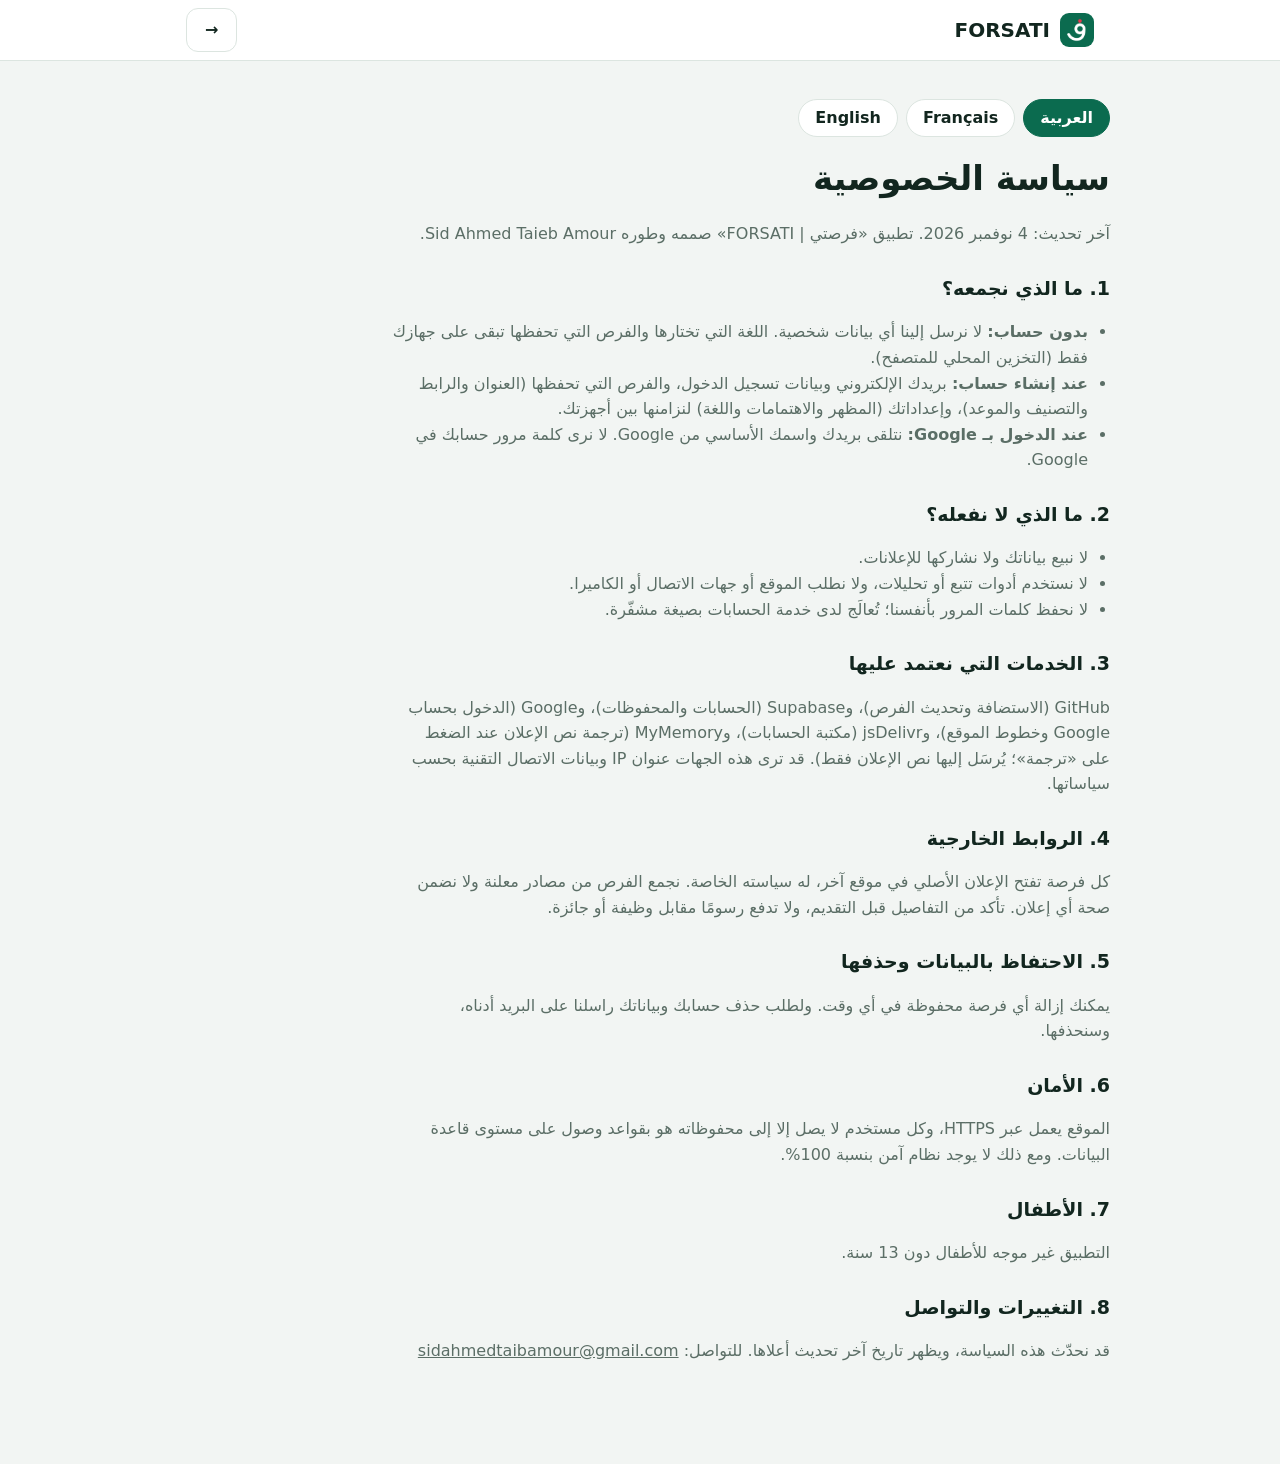
<file: privacy.html>
<!doctype html>
<html lang="ar" dir="rtl">
<head>
<meta charset="utf-8">
<meta name="viewport" content="width=device-width, initial-scale=1, viewport-fit=cover">
<title>سياسة الخصوصية | FORSATI</title>
<meta name="theme-color" content="#0B6B4F">
<meta http-equiv="Content-Security-Policy" content="default-src 'self'; script-src 'self'; style-src 'self' 'unsafe-inline' https://fonts.googleapis.com; font-src https://fonts.gstatic.com; img-src 'self' data:; base-uri 'self'; object-src 'none'; form-action 'none'">
<meta name="referrer" content="strict-origin-when-cross-origin">
<link rel="icon" href="icon.svg" type="image/svg+xml">
<link rel="stylesheet" href="https://fonts.googleapis.com/css2?family=IBM+Plex+Sans+Arabic:wght@400;500;600;700&display=swap">
<link rel="stylesheet" href="style.css">
<script defer src="privacy.js"></script>
</head>
<body style="padding-bottom:24px">
<header class="top"><div class="wrap">
  <a class="logo" href="./"><img src="icon-192.png" alt="" width="34" height="34"><span>FORSATI</span></a>
  <a class="btn" href="./" id="back">←</a>
</div></header>
<main class="wrap doc">
  <div class="langs" role="group" aria-label="Language">
    <button type="button" data-l="ar">العربية</button>
    <button type="button" data-l="fr">Français</button>
    <button type="button" data-l="en">English</button>
  </div>

  <article lang="ar" dir="rtl" data-l="ar">
    <h1>سياسة الخصوصية</h1>
    <p>آخر تحديث: 4 نوفمبر 2026. تطبيق «فرصتي | FORSATI» صممه وطوره Sid Ahmed Taieb Amour.</p>
    <h2>1. ما الذي نجمعه؟</h2>
    <ul>
      <li><b>بدون حساب:</b> لا نرسل إلينا أي بيانات شخصية. اللغة التي تختارها والفرص التي تحفظها تبقى على جهازك فقط (التخزين المحلي للمتصفح).</li>
      <li><b>عند إنشاء حساب:</b> بريدك الإلكتروني وبيانات تسجيل الدخول، والفرص التي تحفظها (العنوان والرابط والتصنيف والموعد)، وإعداداتك (المظهر والاهتمامات واللغة) لنزامنها بين أجهزتك.</li>
      <li><b>عند الدخول بـ Google:</b> نتلقى بريدك واسمك الأساسي من Google. لا نرى كلمة مرور حسابك في Google.</li>
    </ul>
    <h2>2. ما الذي لا نفعله؟</h2>
    <ul>
      <li>لا نبيع بياناتك ولا نشاركها للإعلانات.</li>
      <li>لا نستخدم أدوات تتبع أو تحليلات، ولا نطلب الموقع أو جهات الاتصال أو الكاميرا.</li>
      <li>لا نحفظ كلمات المرور بأنفسنا؛ تُعالَج لدى خدمة الحسابات بصيغة مشفّرة.</li>
    </ul>
    <h2>3. الخدمات التي نعتمد عليها</h2>
    <p>GitHub (الاستضافة وتحديث الفرص)، وSupabase (الحسابات والمحفوظات)، وGoogle (الدخول بحساب Google وخطوط الموقع)، وjsDelivr (مكتبة الحسابات)، وMyMemory (ترجمة نص الإعلان عند الضغط على «ترجمة»؛ يُرسَل إليها نص الإعلان فقط). قد ترى هذه الجهات عنوان IP وبيانات الاتصال التقنية بحسب سياساتها.</p>
    <h2>4. الروابط الخارجية</h2>
    <p>كل فرصة تفتح الإعلان الأصلي في موقع آخر، له سياسته الخاصة. نجمع الفرص من مصادر معلنة ولا نضمن صحة أي إعلان. تأكد من التفاصيل قبل التقديم، ولا تدفع رسومًا مقابل وظيفة أو جائزة.</p>
    <h2>5. الاحتفاظ بالبيانات وحذفها</h2>
    <p>يمكنك إزالة أي فرصة محفوظة في أي وقت. ولطلب حذف حسابك وبياناتك راسلنا على البريد أدناه، وسنحذفها.</p>
    <h2>6. الأمان</h2>
    <p>الموقع يعمل عبر HTTPS، وكل مستخدم لا يصل إلا إلى محفوظاته هو بقواعد وصول على مستوى قاعدة البيانات. ومع ذلك لا يوجد نظام آمن بنسبة 100%.</p>
    <h2>7. الأطفال</h2>
    <p>التطبيق غير موجه للأطفال دون 13 سنة.</p>
    <h2>8. التغييرات والتواصل</h2>
    <p>قد نحدّث هذه السياسة، ويظهر تاريخ آخر تحديث أعلاها. للتواصل: <a href="mailto:sidahmedtaibamour@gmail.com" dir="ltr">sidahmedtaibamour@gmail.com</a></p>
  </article>

  <article lang="fr" dir="ltr" data-l="fr" hidden>
    <h1>Politique de confidentialité</h1>
    <p>Dernière mise à jour : 4 novembre 2026. L'application « FORSATI » a été conçue et développée par Sid Ahmed Taieb Amour.</p>
    <h2>1. Données collectées</h2>
    <ul>
      <li><b>Sans compte :</b> aucune donnée personnelle ne nous est envoyée. Votre langue et vos offres enregistrées restent sur votre appareil (stockage local du navigateur).</li>
      <li><b>Avec un compte :</b> votre e-mail, vos données de connexion les offres enregistrées (titre, lien, catégorie, date limite) et vos réglages (apparence, centres d'intérêt, langue) pour les synchroniser entre vos appareils.</li>
      <li><b>Connexion Google :</b> nous recevons votre e-mail et votre nom de base. Nous ne voyons jamais votre mot de passe Google.</li>
    </ul>
    <h2>2. Ce que nous ne faisons pas</h2>
    <ul>
      <li>Nous ne vendons pas vos données et ne les utilisons pas pour la publicité.</li>
      <li>Aucun outil de suivi ou d'analyse ; aucun accès à la position, aux contacts ou à la caméra.</li>
      <li>Nous ne stockons pas les mots de passe nous-mêmes ; ils sont traités sous forme chiffrée par le service d'authentification.</li>
    </ul>
    <h2>3. Services utilisés</h2>
    <p>GitHub (hébergement et mise à jour des offres), Supabase (comptes et offres enregistrées), Google (connexion Google et polices), jsDelivr (bibliothèque d'authentification), MyMemory (traduction du texte d'une offre quand vous touchez « Traduire » ; seul le texte de l'offre est envoyé). Ces services peuvent voir votre adresse IP selon leurs propres politiques.</p>
    <h2>4. Liens externes</h2>
    <p>Chaque offre ouvre l'annonce d'origine sur un autre site, avec sa propre politique. Nous collectons depuis des sources publiques sans garantir l'exactitude des annonces. Vérifiez les détails avant de postuler et ne payez jamais de frais pour un emploi ou un prix.</p>
    <h2>5. Conservation et suppression</h2>
    <p>Vous pouvez retirer une offre enregistrée à tout moment. Pour supprimer votre compte et vos données, écrivez-nous à l'adresse ci-dessous.</p>
    <h2>6. Sécurité</h2>
    <p>Le site fonctionne en HTTPS et chaque utilisateur n'accède qu'à ses propres offres grâce à des règles d'accès au niveau de la base de données. Aucun système n'est sûr à 100 %.</p>
    <h2>7. Enfants</h2>
    <p>L'application ne s'adresse pas aux enfants de moins de 13 ans.</p>
    <h2>8. Modifications et contact</h2>
    <p>Cette politique peut être mise à jour ; la date figure en haut. Contact : <a href="mailto:sidahmedtaibamour@gmail.com">sidahmedtaibamour@gmail.com</a></p>
  </article>

  <article lang="en" dir="ltr" data-l="en" hidden>
    <h1>Privacy policy</h1>
    <p>Last updated: November 4, 2026. “FORSATI” was designed and developed by Sid Ahmed Taieb Amour.</p>
    <h2>1. What we collect</h2>
    <ul>
      <li><b>Without an account:</b> no personal data is sent to us. Your language and saved listings stay on your device (browser local storage).</li>
      <li><b>With an account:</b> your email, sign-in data, the listings you save (title, link, category, deadline) and your settings (appearance, interests, language) so we can sync them across your devices.</li>
      <li><b>Google sign-in:</b> we receive your email and basic name. We never see your Google password.</li>
    </ul>
    <h2>2. What we don't do</h2>
    <ul>
      <li>We don't sell your data or use it for advertising.</li>
      <li>No tracking or analytics tools; no access to location, contacts or camera.</li>
      <li>We don't store passwords ourselves; they are handled in hashed form by the authentication service.</li>
    </ul>
    <h2>3. Services we rely on</h2>
    <p>GitHub (hosting and listing updates), Supabase (accounts and saved listings), Google (Google sign-in and fonts), jsDelivr (authentication library), MyMemory (translating a listing's text when you tap “Translate”; only the listing text is sent). These providers may see your IP address under their own policies.</p>
    <h2>4. External links</h2>
    <p>Each listing opens the original announcement on another site with its own policy. We collect from public sources and do not guarantee any announcement is accurate. Check the details before applying, and never pay a fee for a job or a prize.</p>
    <h2>5. Retention and deletion</h2>
    <p>You can remove any saved listing at any time. To delete your account and data, email us at the address below.</p>
    <h2>6. Security</h2>
    <p>The site runs over HTTPS and each user can only reach their own saved listings through database-level access rules. No system is 100% secure.</p>
    <h2>7. Children</h2>
    <p>The app is not directed at children under 13.</p>
    <h2>8. Changes and contact</h2>
    <p>We may update this policy; the date is shown at the top. Contact: <a href="mailto:sidahmedtaibamour@gmail.com">sidahmedtaibamour@gmail.com</a></p>
  </article>
</main>
</body>
</html>
</file>
<file: style.css>
:root {
  --bg: #f2f5f3; --surface: #ffffff; --ink: #12261f; --muted: #5b6e66; --line: #dce5e0;
  --brand: #0b6b4f; --brand-ink: #ffffff; --brand-soft: #e1f0ea;
  --urgent: #c8102e; --urgent-soft: #fde8ec; --soon: #8a5a00; --soon-soft: #fff1d6; --ok: #0b6b4f; --ok-soft: #e1f0ea;
  --cat-jobs: #1d5fd1; --cat-education: #7a3fc0; --cat-scholarships: #0b7a75;
  --cat-competitions: #c2410c; --cat-training: #a3318b; --cat-tools: #4b5563;
  --radius: 14px; --font: "IBM Plex Sans Arabic", "Segoe UI", Tahoma, system-ui, -apple-system, sans-serif;
}
@media (prefers-color-scheme: dark) {
  :root:not([data-theme="light"]) {
    --bg: #0c1512; --surface: #14211c; --ink: #e8f1ed; --muted: #9bb0a7; --line: #243630;
    --brand: #3fb98d; --brand-ink: #062018; --brand-soft: #173329;
    --urgent: #ff6b81; --urgent-soft: #3a1620; --soon: #f2c46d; --soon-soft: #3a2d10; --ok: #3fb98d; --ok-soft: #173329;
    --cat-jobs: #6fa0f5; --cat-education: #b58cf0; --cat-scholarships: #4cc7c0;
    --cat-competitions: #f59a6a; --cat-training: #e384cf; --cat-tools: #a9b4c2;
  }
}
:root[data-theme="dark"] {
  --bg: #0c1512; --surface: #14211c; --ink: #e8f1ed; --muted: #9bb0a7; --line: #243630;
  --brand: #3fb98d; --brand-ink: #062018; --brand-soft: #173329;
  --urgent: #ff6b81; --urgent-soft: #3a1620; --soon: #f2c46d; --soon-soft: #3a2d10; --ok: #3fb98d; --ok-soft: #173329;
  --cat-jobs: #6fa0f5; --cat-education: #b58cf0; --cat-scholarships: #4cc7c0;
  --cat-competitions: #f59a6a; --cat-training: #e384cf; --cat-tools: #a9b4c2;
}
:root { color-scheme: light dark; }
:root[data-theme="light"] { color-scheme: light; }
:root[data-theme="dark"] { color-scheme: dark; }
html[data-fs="s"] { font-size: 0.9062rem; }
html[data-fs="l"] { font-size: 1.125rem; }
* { box-sizing: border-box; }
html { -webkit-text-size-adjust: 100%; }
body { margin: 0; background: var(--bg); color: var(--ink); font-family: var(--font); font-size: 1.0rem; line-height: 1.6; padding-bottom: calc(76px + env(safe-area-inset-bottom)); }
button, input, select { font: inherit; color: inherit; }
button { cursor: pointer; }
a { color: inherit; }
:focus-visible { outline: 3px solid var(--brand); outline-offset: 2px; }
.wrap { max-width: 940px; margin: 0 auto; padding: 0 16px; }
.sr { position: absolute; width: 1px; height: 1px; overflow: hidden; clip: rect(0 0 0 0); white-space: nowrap; }
svg { display: block; }

/* header */
.top { position: sticky; top: 0; z-index: 20; background: var(--surface); border-bottom: 1px solid var(--line); padding-top: env(safe-area-inset-top); }
.top .wrap { display: flex; align-items: center; gap: 10px; height: 60px; }
.logo { display: flex; align-items: center; gap: 10px; font-weight: 700; font-size: 1.25rem; margin-inline-end: auto; text-decoration: none; }
.logo img { width: 34px; height: 34px; border-radius: 9px; }
.lang { border: 1px solid var(--line); background: var(--surface); border-radius: 10px; height: 40px; padding: 0 8px; }
.icon-btn { width: 44px; height: 44px; border-radius: 12px; border: 1px solid var(--line); background: var(--surface); display: grid; place-items: center; }
.icon-btn svg { width: 22px; height: 22px; }
.icon-btn[aria-pressed="true"] { background: var(--brand-soft); border-color: var(--brand); color: var(--brand); }
.icon-btn[aria-pressed="true"] svg path { fill: currentColor; }
.acct { display: flex; align-items: center; gap: 8px; height: 44px; padding: 0 14px; border-radius: 12px; border: 1px solid var(--line); background: var(--surface); font-weight: 600; }
.acct svg { width: 20px; height: 20px; }
.acct.in { background: var(--brand-soft); border-color: var(--brand); color: var(--brand); }
.desk-nav { display: none; gap: 4px; }
.desk-nav button { border: 0; background: none; padding: 8px 14px; border-radius: 10px; font-weight: 600; color: var(--muted); }
.desk-nav button[aria-current="page"] { background: var(--brand-soft); color: var(--brand); }

/* intro */
.intro { padding: 26px 0 8px; }
.intro h1 { margin: 0 0 8px; font-size: clamp(26px, 6vw, 38px); line-height: 1.25; letter-spacing: -0.01em; font-weight: 700; }
.intro p { margin: 0; color: var(--muted); max-width: 60ch; }

/* toolbar */
.tools { display: grid; gap: 10px; padding: 16px 0 6px; }
.search { position: relative; }
.search svg { position: absolute; inset-inline-start: 14px; top: 50%; translate: 0 -50%; width: 20px; height: 20px; color: var(--muted); pointer-events: none; }
.search input { width: 100%; height: 50px; border-radius: 14px; border: 1px solid var(--line); background: var(--surface); padding-inline: 44px 14px; }
.search input::placeholder { color: var(--muted); }
.row { display: flex; gap: 10px; }
.row select { flex: 1; height: 44px; border-radius: 12px; border: 1px solid var(--line); background: var(--surface); padding: 0 6px; min-width: 0; font-size: 0.875rem; }
.chips { display: flex; gap: 8px; overflow-x: auto; padding: 8px 0 10px; scrollbar-width: none; margin-inline: -16px; padding-inline: 16px; }
.chips::-webkit-scrollbar { display: none; }
.chip { flex: none; display: flex; align-items: center; gap: 8px; height: 40px; padding: 0 14px; border-radius: 999px; border: 1px solid var(--line); background: var(--surface); font-weight: 600; white-space: nowrap; }
.chip i { width: 9px; height: 9px; border-radius: 50%; background: var(--c, var(--muted)); }
.chip small { color: var(--muted); font-weight: 500; }
.chip[aria-pressed="true"] { background: var(--brand); border-color: var(--brand); color: var(--brand-ink); }
.chip[aria-pressed="true"] small { color: inherit; opacity: 0.85; }
.chip[aria-pressed="true"] i { background: var(--brand-ink); }
.count { color: var(--muted); font-size: 0.875rem; padding: 4px 2px 10px; }

/* cards */
.list { display: grid; gap: 12px; }
@media (min-width: 760px) { .list { grid-template-columns: 1fr 1fr; } }
.card { background: var(--surface); border: 1px solid var(--line); border-inline-start: 5px solid var(--c); border-radius: var(--radius); padding: 14px 16px; display: flex; flex-direction: column; gap: 8px; }
.meta { display: flex; align-items: center; gap: 8px; font-size: 0.8125rem; color: var(--muted); }
.meta .cat { color: var(--c); font-weight: 700; }
.card h3 { margin: 0; font-size: 1.125rem; line-height: 1.4; font-weight: 600; overflow-wrap: anywhere; }
.sum { margin: 0; color: var(--muted); font-size: 0.9375rem; display: -webkit-box; -webkit-line-clamp: 3; -webkit-box-orient: vertical; overflow: hidden; overflow-wrap: anywhere; }
.when { display: flex; flex-wrap: wrap; align-items: center; gap: 8px; font-size: 0.8125rem; color: var(--muted); }
.pill { padding: 3px 10px; border-radius: 999px; font-weight: 700; font-size: 0.8125rem; }
.pill.urgent { background: var(--urgent-soft); color: var(--urgent); }
.pill.soon { background: var(--soon-soft); color: var(--soon); }
.pill.ok { background: var(--ok-soft); color: var(--ok); }
.pill.none { background: var(--bg); color: var(--muted); font-weight: 500; }
.pill.gone { background: var(--bg); color: var(--muted); text-decoration: line-through; }
.actions { display: flex; gap: 8px; margin-top: 4px; }
.btn { display: inline-flex; align-items: center; justify-content: center; gap: 8px; height: 44px; padding: 0 18px; border-radius: 12px; border: 1px solid var(--line); background: var(--surface); font-weight: 600; text-decoration: none; }
.btn.primary { background: var(--brand); border-color: var(--brand); color: var(--brand-ink); flex: 1; }
.btn svg { width: 18px; height: 18px; }
.btn:disabled { opacity: 0.6; cursor: wait; }

.empty { grid-column: 1 / -1; text-align: center; padding: 44px 20px; background: var(--surface); border: 1px dashed var(--line); border-radius: var(--radius); color: var(--muted); }
.empty strong { display: block; color: var(--ink); font-size: 1.125rem; margin-bottom: 6px; }
.skeleton { height: 190px; border-radius: var(--radius); background: linear-gradient(90deg, var(--line), var(--surface), var(--line)); background-size: 200% 100%; animation: sk 1.4s linear infinite; }
@keyframes sk { to { background-position: -200% 0; } }
.foot { padding: 28px 0 12px; color: var(--muted); font-size: 0.8125rem; text-align: center; }

/* bottom nav (mobile) */
.bnav { position: fixed; inset-inline: 0; bottom: 0; z-index: 20; background: var(--surface); border-top: 1px solid var(--line); display: grid; grid-template-columns: repeat(5, 1fr); padding-bottom: env(safe-area-inset-bottom); }
.bnav button { border: 0; background: none; height: 64px; display: grid; place-items: center; align-content: center; gap: 2px; color: var(--muted); font-size: 0.75rem; font-weight: 600; }
.bnav svg { width: 24px; height: 24px; }
.bnav button[aria-current="page"] { color: var(--brand); }
@media (min-width: 760px) {
  .bnav { display: none; }
  body { padding-bottom: 24px; }
  .desk-nav { display: flex; }
}

/* dialog */
dialog { border: 0; padding: 0; background: transparent; color: var(--ink); max-width: 100vw; max-height: 100dvh; }
dialog::backdrop { background: rgb(8 20 15 / 0.55); }
dialog[open] { margin: auto; }
.sheet { position: relative; width: min(440px, 100vw - 24px); background: var(--surface); border: 1px solid var(--line); border-radius: 20px; padding: 24px 20px 20px; max-height: calc(100dvh - 24px); overflow: auto; }
@media (max-width: 759px) {
  dialog[open] { margin: auto 0 0; width: 100vw; }
  .sheet { width: 100vw; border-radius: 22px 22px 0 0; border-bottom: 0; padding-bottom: calc(20px + env(safe-area-inset-bottom)); }
}
.sheet h2 { margin: 0 0 4px; font-size: 1.375rem; padding-inline-end: 44px; }
.sheet .lead { margin: 0 0 16px; color: var(--muted); font-size: 0.9375rem; }
.close { position: absolute; inset-inline-end: 12px; top: 12px; width: 40px; height: 40px; }
.sheet form { display: grid; gap: 12px; }
.sheet label { display: grid; gap: 6px; font-weight: 600; font-size: 0.875rem; }
.sheet input { height: 48px; border-radius: 12px; border: 1px solid var(--line); background: var(--bg); padding: 0 14px; font-weight: 400; }
.sheet .btn { width: 100%; }
.sheet .google { margin-bottom: 4px; }
.or { display: flex; align-items: center; gap: 10px; color: var(--muted); font-size: 0.8125rem; margin: 12px 0; }
.or::before, .or::after { content: ""; flex: 1; height: 1px; background: var(--line); }
.links { display: flex; justify-content: space-between; gap: 8px; margin-top: 10px; }
.link { border: 0; background: none; color: var(--brand); font-weight: 600; padding: 8px 2px; min-height: 40px; }
.msg { min-height: 22px; margin: 10px 0 0; font-size: 0.875rem; }
.msg.err { color: var(--urgent); }
.msg.good { color: var(--ok); }
.ids { display: flex; flex-wrap: wrap; gap: 8px; margin: 0 0 14px; padding: 0; list-style: none; }
.ids li { padding: 6px 12px; border-radius: 999px; background: var(--brand-soft); color: var(--brand); font-weight: 600; font-size: 0.875rem; }
.acc-email { font-weight: 700; overflow-wrap: anywhere; margin: 0 0 12px; }
.stack { display: grid; gap: 10px; }
[hidden] { display: none !important; }
.toast { position: fixed; inset-inline: 16px; bottom: calc(84px + env(safe-area-inset-bottom)); margin-inline: auto; width: fit-content; max-width: calc(100vw - 32px); background: var(--ink); color: var(--bg); padding: 10px 18px; border-radius: 12px; z-index: 50; font-size: 0.9375rem; }
@media (min-width: 760px) { .toast { bottom: 24px; } }
@media (prefers-reduced-motion: reduce) { .skeleton { animation: none; } }

.cost { padding: 1px 9px; border-radius: 999px; font-size: 0.75rem; font-weight: 700; }
.cost.free { background: var(--ok-soft); color: var(--ok); }
.cost.paid { background: var(--bg); color: var(--muted); border: 1px solid var(--line); }

/* suggestions */
.suggest { display: flex; gap: 8px; overflow-x: auto; scrollbar-width: none; margin-inline: -16px; padding-inline: 16px; }
.suggest::-webkit-scrollbar { display: none; }
.suggest button { flex: none; height: 34px; padding: 0 14px; border-radius: 999px; border: 1px dashed var(--line); background: none; color: var(--muted); font-size: 0.875rem; }
/* about */
.about { padding: 24px 0 8px; }
.about h2 { margin: 0 0 10px; font-size: clamp(26px, 6vw, 34px); line-height: 1.25; }
.about h3 { margin: 26px 0 10px; font-size: 1.1875rem; }
.about p { margin: 0 0 10px; color: var(--muted); max-width: 66ch; }
.feats { display: grid; gap: 10px; grid-template-columns: 1fr 1fr; }
@media (min-width: 760px) { .feats { grid-template-columns: repeat(3, 1fr); } }
.feat { text-align: start; display: grid; gap: 4px; align-content: start; padding: 14px; border-radius: var(--radius); border: 1px solid var(--line); border-top: 4px solid var(--c); background: var(--surface); }
.feat b { color: var(--c); }
.feat span { color: var(--muted); font-size: 0.875rem; line-height: 1.5; }
.checks { list-style: none; margin: 0; padding: 0; display: grid; gap: 8px; }
.checks li { position: relative; padding-inline-start: 28px; }
.checks li::before { content: ""; position: absolute; inset-inline-start: 0; top: 6px; width: 16px; height: 16px; border-radius: 50%; background: var(--brand-soft) url("data:image/svg+xml,%3Csvg xmlns='http://www.w3.org/2000/svg' viewBox='0 0 16 16'%3E%3Cpath d='m4.5 8.2 2.3 2.3 4.7-4.9' fill='none' stroke='%230b6b4f' stroke-width='1.8' stroke-linecap='round' stroke-linejoin='round'/%3E%3C/svg%3E") center / 14px no-repeat; }
.vision { margin-top: 26px; padding: 18px; border-radius: var(--radius); background: var(--brand-soft); }
.vision h3 { margin-top: 0; color: var(--brand); }
.vision p { color: var(--ink); margin: 0; }
.tagline { margin: 26px 0 6px; text-align: center; font-weight: 700; font-size: 1.25rem; color: var(--brand) !important; }
.dev { text-align: center; font-size: 0.875rem; }
.dev strong { color: var(--ink); }
.fine { margin: 6px 0 0; color: var(--muted); font-size: 0.8125rem; }
.fine a, .foot a { color: var(--brand); font-weight: 600; }
/* splash */
#splash { position: fixed; inset: 0; z-index: 100; background: var(--bg); display: grid; place-items: center; transition: opacity 0.45s ease; }
#splash.out { opacity: 0; pointer-events: none; }
#splash img { width: 104px; height: 104px; border-radius: 26px; box-shadow: 0 10px 30px rgb(11 107 79 / 0.25); animation: pop 0.8s ease-out both; }
#splash .by { position: absolute; inset-inline: 0; bottom: calc(36px + env(safe-area-inset-bottom)); text-align: center; display: grid; gap: 2px; color: var(--muted); font-size: 0.875rem; }
#splash .by strong { color: var(--ink); font-size: 1.0625rem; letter-spacing: 0.01em; direction: ltr; }
@keyframes pop { from { opacity: 0; transform: scale(0.82); } to { opacity: 1; transform: none; } }
@media (prefers-reduced-motion: reduce) { #splash img { animation: none; } #splash { transition: none; } }
/* privacy page */
.doc { padding: 24px 0 60px; }
.doc h1 { font-size: clamp(26px, 6vw, 34px); margin: 8px 0; }
.doc h2 { font-size: 1.1875rem; margin: 26px 0 6px; }
.doc p, .doc li { color: var(--muted); max-width: 70ch; }
.doc ul { padding-inline-start: 22px; }
.doc .langs { display: flex; gap: 8px; margin: 14px 0; }
.doc .langs button { height: 38px; padding: 0 16px; border-radius: 999px; border: 1px solid var(--line); background: var(--surface); font-weight: 600; }
.doc .langs button[aria-pressed="true"] { background: var(--brand); border-color: var(--brand); color: var(--brand-ink); }

/* gear + header on phones */
@media (max-width: 480px) { .acct span { display: none; } .acct { padding: 0; width: 44px; justify-content: center; } }
/* settings */
.grp { margin: 0 0 18px; }
.grp h3 { margin: 0 0 8px; font-size: 1rem; }
.hint { margin: -4px 0 8px; color: var(--muted); font-size: 0.875rem; }
.seg { display: grid; grid-auto-flow: column; grid-auto-columns: 1fr; gap: 6px; padding: 4px; background: var(--bg); border-radius: 14px; border: 1px solid var(--line); }
.seg button { height: 40px; border: 0; border-radius: 10px; background: none; font-weight: 600; color: var(--muted); }
.seg button[aria-pressed="true"] { background: var(--brand); color: var(--brand-ink); }
.pick { display: flex; flex-wrap: wrap; gap: 8px; }
.pick button { height: 40px; padding: 0 14px; border-radius: 999px; border: 1px solid var(--line); background: var(--surface); font-weight: 600; display: flex; align-items: center; gap: 8px; }
.pick button i { width: 9px; height: 9px; border-radius: 50%; background: var(--c, var(--muted)); }
.pick button[aria-pressed="true"] { background: var(--brand-soft); border-color: var(--brand); color: var(--brand); }
#setCountry { width: 100%; height: 46px; border-radius: 12px; border: 1px solid var(--line); background: var(--bg); padding: 0 12px; }
.count .link { margin-inline-start: 6px; min-height: 0; padding: 0; }
/* dashboard */
.dash { padding: 22px 0 8px; display: grid; gap: 14px; }
.dhead { display: flex; align-items: center; gap: 14px; }
.avatar { width: 56px; height: 56px; border-radius: 50%; background: var(--brand); color: var(--brand-ink); display: grid; place-items: center; font-size: 1.5rem; font-weight: 700; flex: none; }
.dhead h2 { margin: 0; font-size: 1.4rem; line-height: 1.3; }
.dhead p { margin: 0; color: var(--muted); font-size: 0.875rem; overflow-wrap: anywhere; }
.badge { display: inline-block; margin-top: 4px; padding: 2px 10px; border-radius: 999px; background: var(--urgent-soft); color: var(--urgent); font-weight: 700; font-size: 0.75rem; }
.stats { display: grid; grid-template-columns: repeat(3, 1fr); gap: 10px; }
.stat { background: var(--surface); border: 1px solid var(--line); border-radius: var(--radius); padding: 12px; display: grid; gap: 2px; text-align: center; }
.stat b { font-size: 1.6rem; color: var(--brand); line-height: 1.1; }
.stat span { font-size: 0.75rem; color: var(--muted); line-height: 1.3; }
.dash h3 { margin: 6px 0 0; font-size: 1.05rem; }
.mini { display: grid; gap: 8px; }
.mini a { display: flex; align-items: center; justify-content: space-between; gap: 10px; padding: 12px 14px; background: var(--surface); border: 1px solid var(--line); border-radius: 12px; text-decoration: none; }
.mini a span:first-child { font-weight: 600; overflow-wrap: anywhere; }
.dash .none { color: var(--muted); margin: 0; }
.dash .stack .btn { width: 100%; }

/* news colour + category icons */
:root { --cat-news: #9a3412; }
@media (prefers-color-scheme: dark) { :root:not([data-theme="light"]) { --cat-news: #fdba74; } }
:root[data-theme="dark"] { --cat-news: #fdba74; }
.chip svg, .meta .cat svg { width: 1.05rem; height: 1.05rem; flex: none; color: var(--c); }
.chip[aria-pressed="true"] svg { color: inherit; }
.meta .cat { display: inline-flex; align-items: center; gap: 5px; }
.bnav button { font-size: 0.7rem; }
#kill { position: fixed; inset: 0; z-index: 300; background: var(--bg); display: grid; place-items: center; text-align: center; padding: 28px; }
#kill div { max-width: 420px; display: grid; gap: 10px; }
#kill img { width: 84px; height: 84px; border-radius: 22px; margin: 0 auto; }
#kill h1 { margin: 6px 0 0; font-size: 1.5rem; }
#kill p { margin: 0; color: var(--muted); }

/* translation + connectivity */
.tr-menu { display: flex; flex-wrap: wrap; gap: 8px; padding-top: 4px; }
.tr-menu button, .tr-menu a { height: 36px; padding: 0 14px; border-radius: 999px; border: 1px solid var(--line); background: var(--bg); font-weight: 600; font-size: 0.875rem; display: inline-flex; align-items: center; text-decoration: none; }
.tr-menu a { color: var(--muted); }
.tr-note { margin: 2px 0 0; font-size: 0.8rem; color: var(--muted); }
.tr-note .link { min-height: 0; padding: 0; font-size: 0.8rem; }
#net { position: fixed; top: 0; inset-inline: 0; z-index: 400; display: flex; align-items: center; justify-content: center; gap: 10px; padding: calc(10px + env(safe-area-inset-top)) 14px 10px; color: #fff; font-weight: 600; font-size: 0.95rem; }
#net.off { background: #d4232c; }
#net.on { background: #1f9d55; }
#net svg { width: 22px; height: 22px; flex: none; }
</file>
